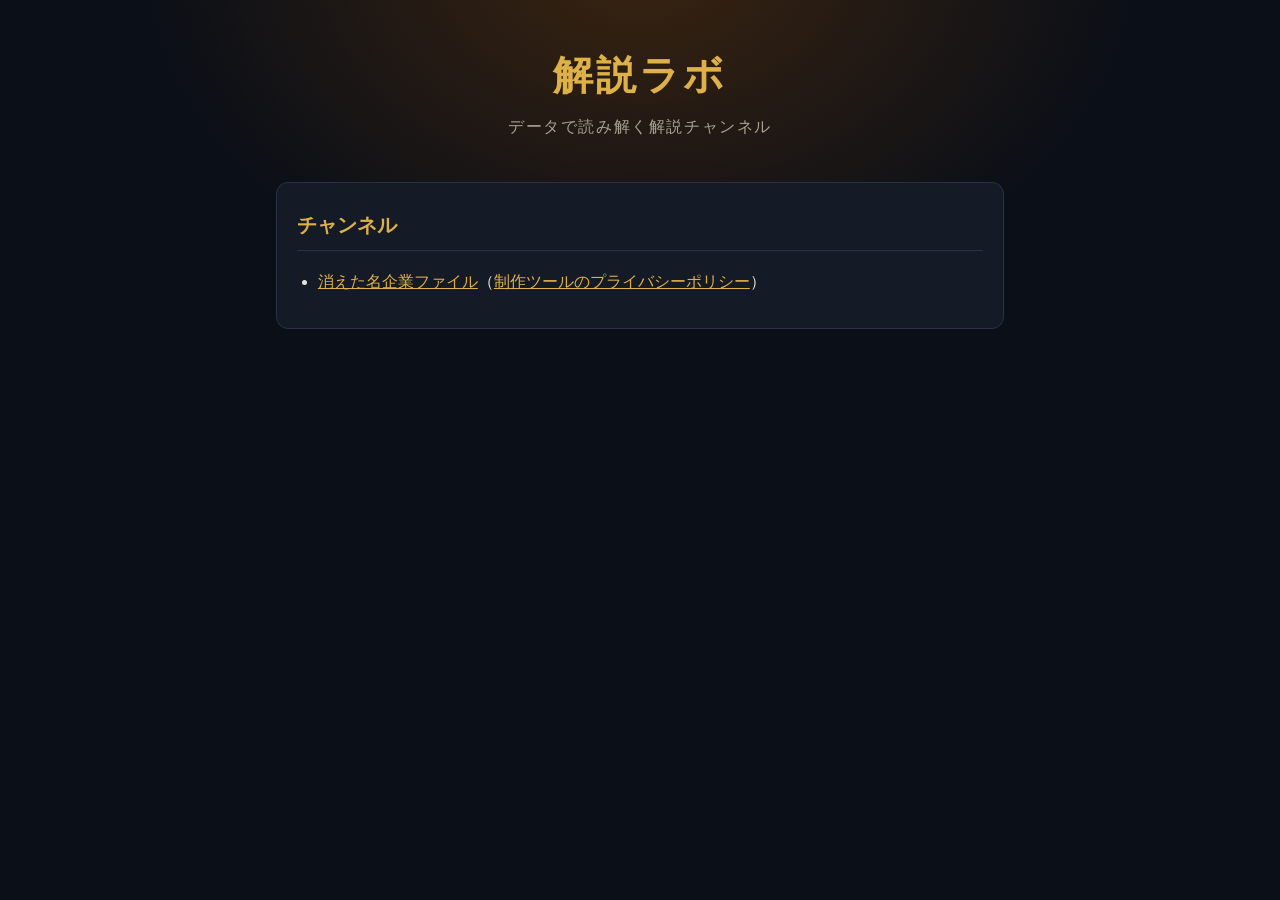
<file: index.html>
<!doctype html>
<html lang="ja">
<head>
<meta charset="utf-8">
<meta name="viewport" content="width=device-width, initial-scale=1">
<title>解説ラボ</title>
<meta name="description" content="データで読み解く解説チャンネルの案内です。">
<link rel="stylesheet" href="kieta/style.css">
</head>
<body>
<main>
  <header>
    <h1>解説ラボ</h1>
    <p class="tag">データで読み解く解説チャンネル</p>
  </header>
  <section>
    <h2>チャンネル</h2>
    <ul>
      <li><a href="kieta/">消えた名企業ファイル</a>（<a href="kieta/privacy.html">制作ツールのプライバシーポリシー</a>）</li>
    </ul>
  </section>
</main>
</body>
</html>
</file>
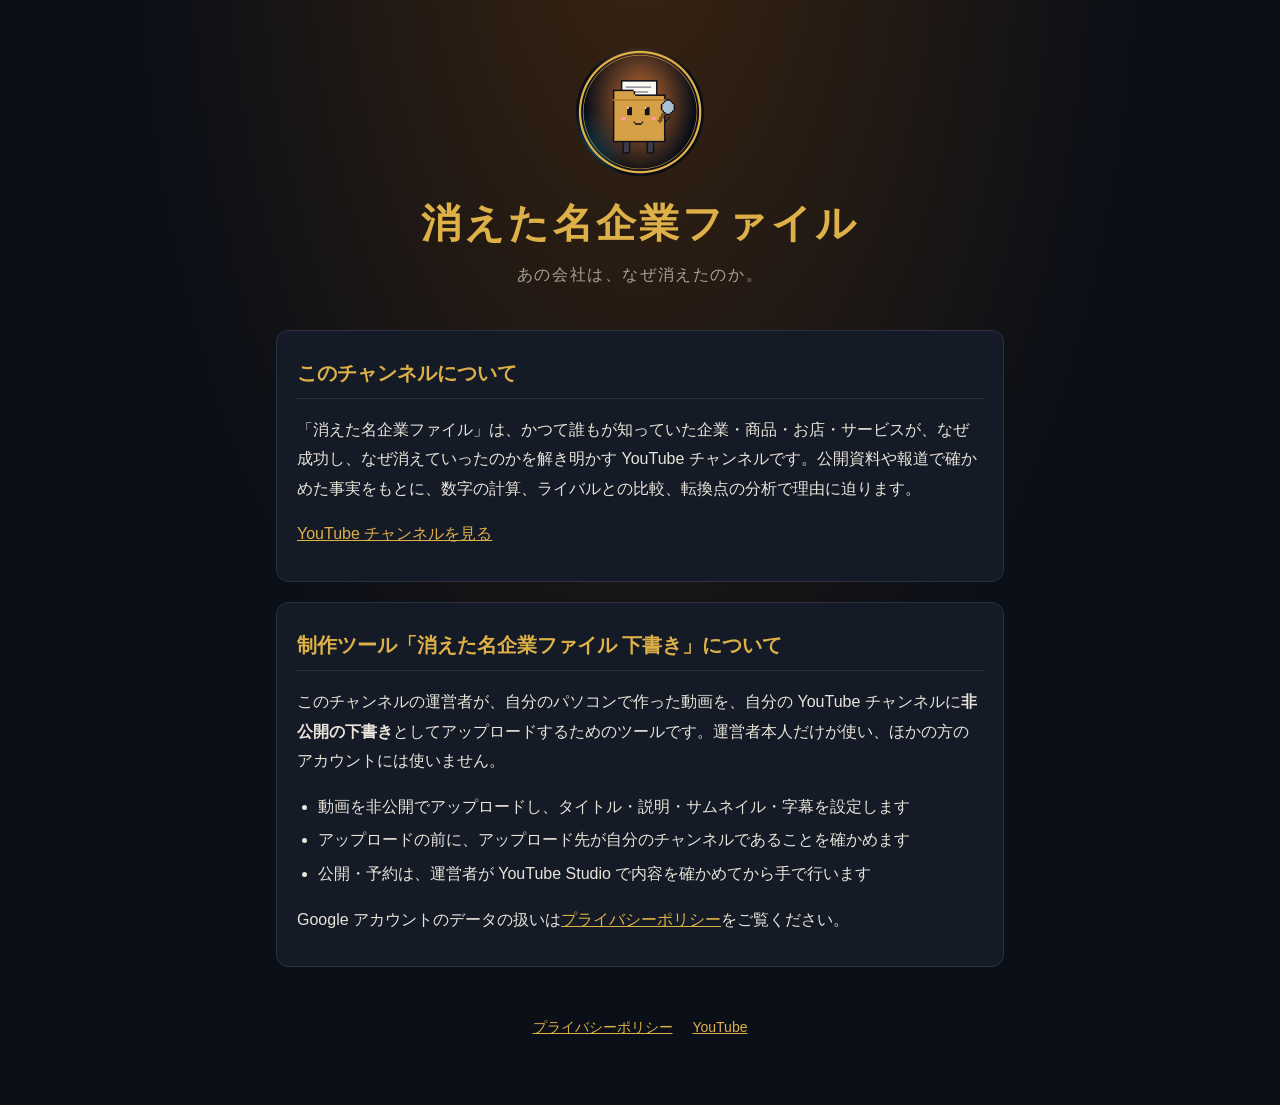
<file: kieta/index.html>
<!doctype html>
<html lang="ja">
<head>
<meta charset="utf-8">
<meta name="viewport" content="width=device-width, initial-scale=1">
<title>消えた名企業ファイル</title>
<meta name="description" content="YouTube チャンネル「消えた名企業ファイル」と、その動画を下書きとしてアップロードする制作ツールの案内です。">
<link rel="icon" href="icon.png">
<link rel="stylesheet" href="style.css">
</head>
<body>
<main>
  <header>
    <img src="icon.png" alt="消えた名企業ファイルのアイコン">
    <h1>消えた名企業ファイル</h1>
    <p class="tag">あの会社は、なぜ消えたのか。</p>
  </header>

  <section>
    <h2>このチャンネルについて</h2>
    <p>「消えた名企業ファイル」は、かつて誰もが知っていた企業・商品・お店・サービスが、なぜ成功し、なぜ消えていったのかを解き明かす YouTube チャンネルです。公開資料や報道で確かめた事実をもとに、数字の計算、ライバルとの比較、転換点の分析で理由に迫ります。</p>
    <p><a href="https://www.youtube.com/channel/UCRWDJiHDo6aIC3UpUU58BLQ">YouTube チャンネルを見る</a></p>
  </section>

  <section>
    <h2>制作ツール「消えた名企業ファイル 下書き」について</h2>
    <p>このチャンネルの運営者が、自分のパソコンで作った動画を、自分の YouTube チャンネルに<strong>非公開の下書き</strong>としてアップロードするためのツールです。運営者本人だけが使い、ほかの方のアカウントには使いません。</p>
    <ul>
      <li>動画を非公開でアップロードし、タイトル・説明・サムネイル・字幕を設定します</li>
      <li>アップロードの前に、アップロード先が自分のチャンネルであることを確かめます</li>
      <li>公開・予約は、運営者が YouTube Studio で内容を確かめてから手で行います</li>
    </ul>
    <p>Google アカウントのデータの扱いは<a href="privacy.html">プライバシーポリシー</a>をご覧ください。</p>
  </section>

  <footer>
    <a href="privacy.html">プライバシーポリシー</a>
    <a href="https://www.youtube.com/channel/UCRWDJiHDo6aIC3UpUU58BLQ">YouTube</a>
  </footer>
</main>
</body>
</html>
</file>
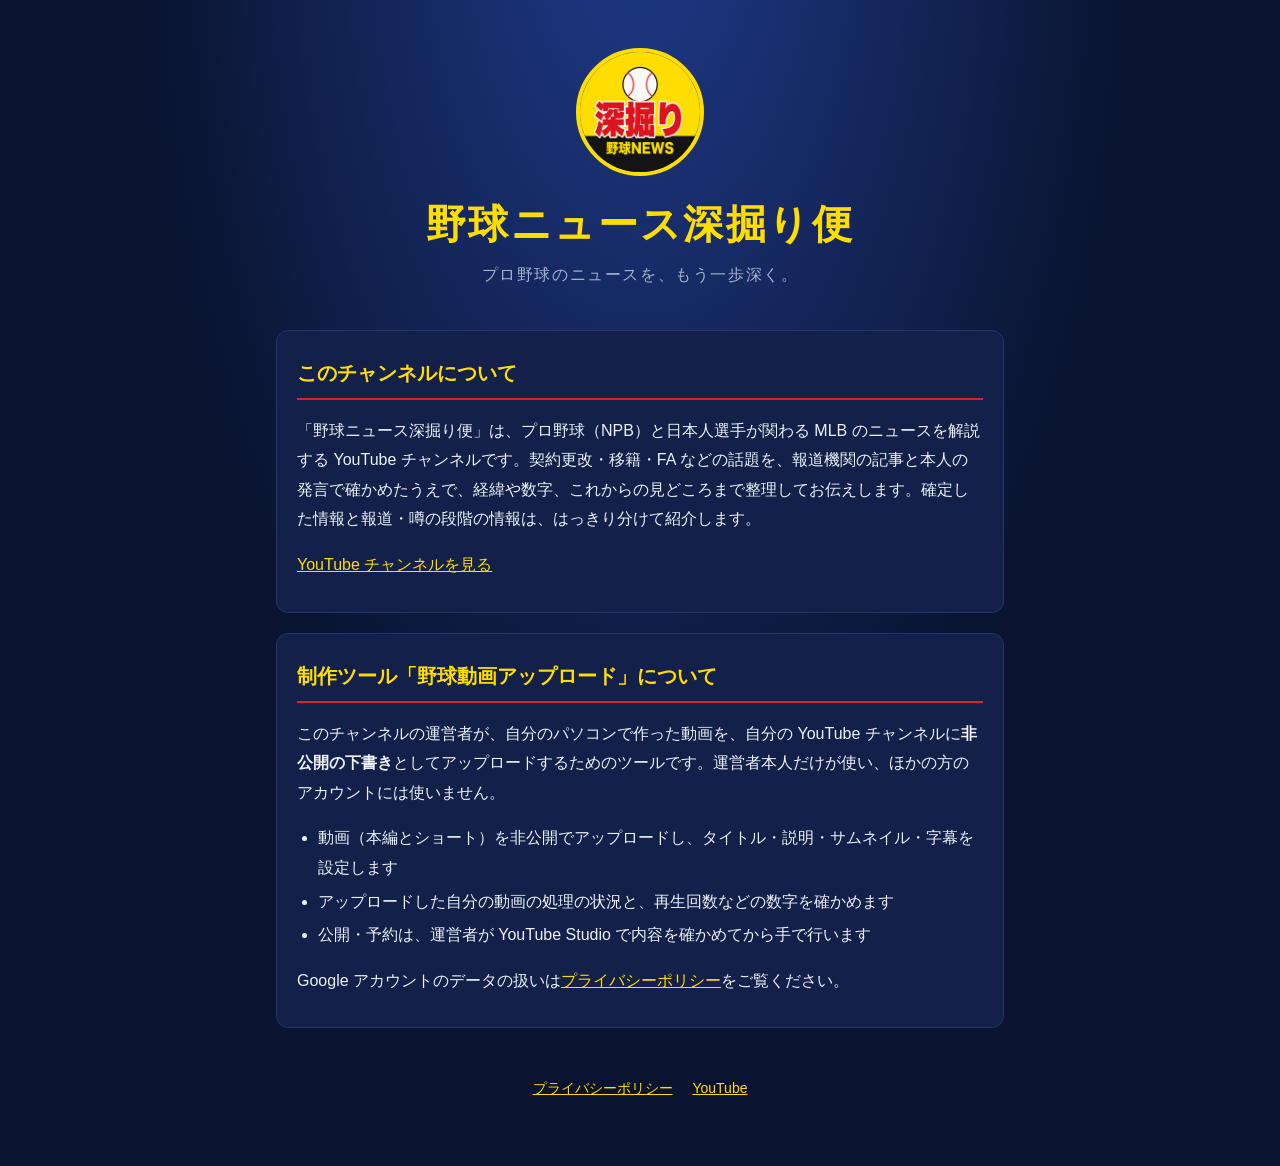
<file: yakyu/index.html>
<!doctype html>
<html lang="ja">
<head>
<meta charset="utf-8">
<meta name="viewport" content="width=device-width, initial-scale=1">
<title>野球ニュース深掘り便</title>
<meta name="description" content="YouTube チャンネル「野球ニュース深掘り便」と、その動画を下書きとしてアップロードする制作ツールの案内です。">
<link rel="icon" href="icon.png">
<link rel="stylesheet" href="style.css">
</head>
<body>
<main>
  <header>
    <img src="icon.png" alt="野球ニュース深掘り便のアイコン">
    <h1>野球ニュース深掘り便</h1>
    <p class="tag">プロ野球のニュースを、もう一歩深く。</p>
  </header>

  <section>
    <h2>このチャンネルについて</h2>
    <p>「野球ニュース深掘り便」は、プロ野球（NPB）と日本人選手が関わる MLB のニュースを解説する YouTube チャンネルです。契約更改・移籍・FA などの話題を、報道機関の記事と本人の発言で確かめたうえで、経緯や数字、これからの見どころまで整理してお伝えします。確定した情報と報道・噂の段階の情報は、はっきり分けて紹介します。</p>
    <p><a href="https://www.youtube.com/channel/UC3fTod5EPY8YIGA3iuJHqLw">YouTube チャンネルを見る</a></p>
  </section>

  <section>
    <h2>制作ツール「野球動画アップロード」について</h2>
    <p>このチャンネルの運営者が、自分のパソコンで作った動画を、自分の YouTube チャンネルに<strong>非公開の下書き</strong>としてアップロードするためのツールです。運営者本人だけが使い、ほかの方のアカウントには使いません。</p>
    <ul>
      <li>動画（本編とショート）を非公開でアップロードし、タイトル・説明・サムネイル・字幕を設定します</li>
      <li>アップロードした自分の動画の処理の状況と、再生回数などの数字を確かめます</li>
      <li>公開・予約は、運営者が YouTube Studio で内容を確かめてから手で行います</li>
    </ul>
    <p>Google アカウントのデータの扱いは<a href="privacy.html">プライバシーポリシー</a>をご覧ください。</p>
  </section>

  <footer>
    <a href="privacy.html">プライバシーポリシー</a>
    <a href="https://www.youtube.com/channel/UC3fTod5EPY8YIGA3iuJHqLw">YouTube</a>
  </footer>
</main>
</body>
</html>
</file>
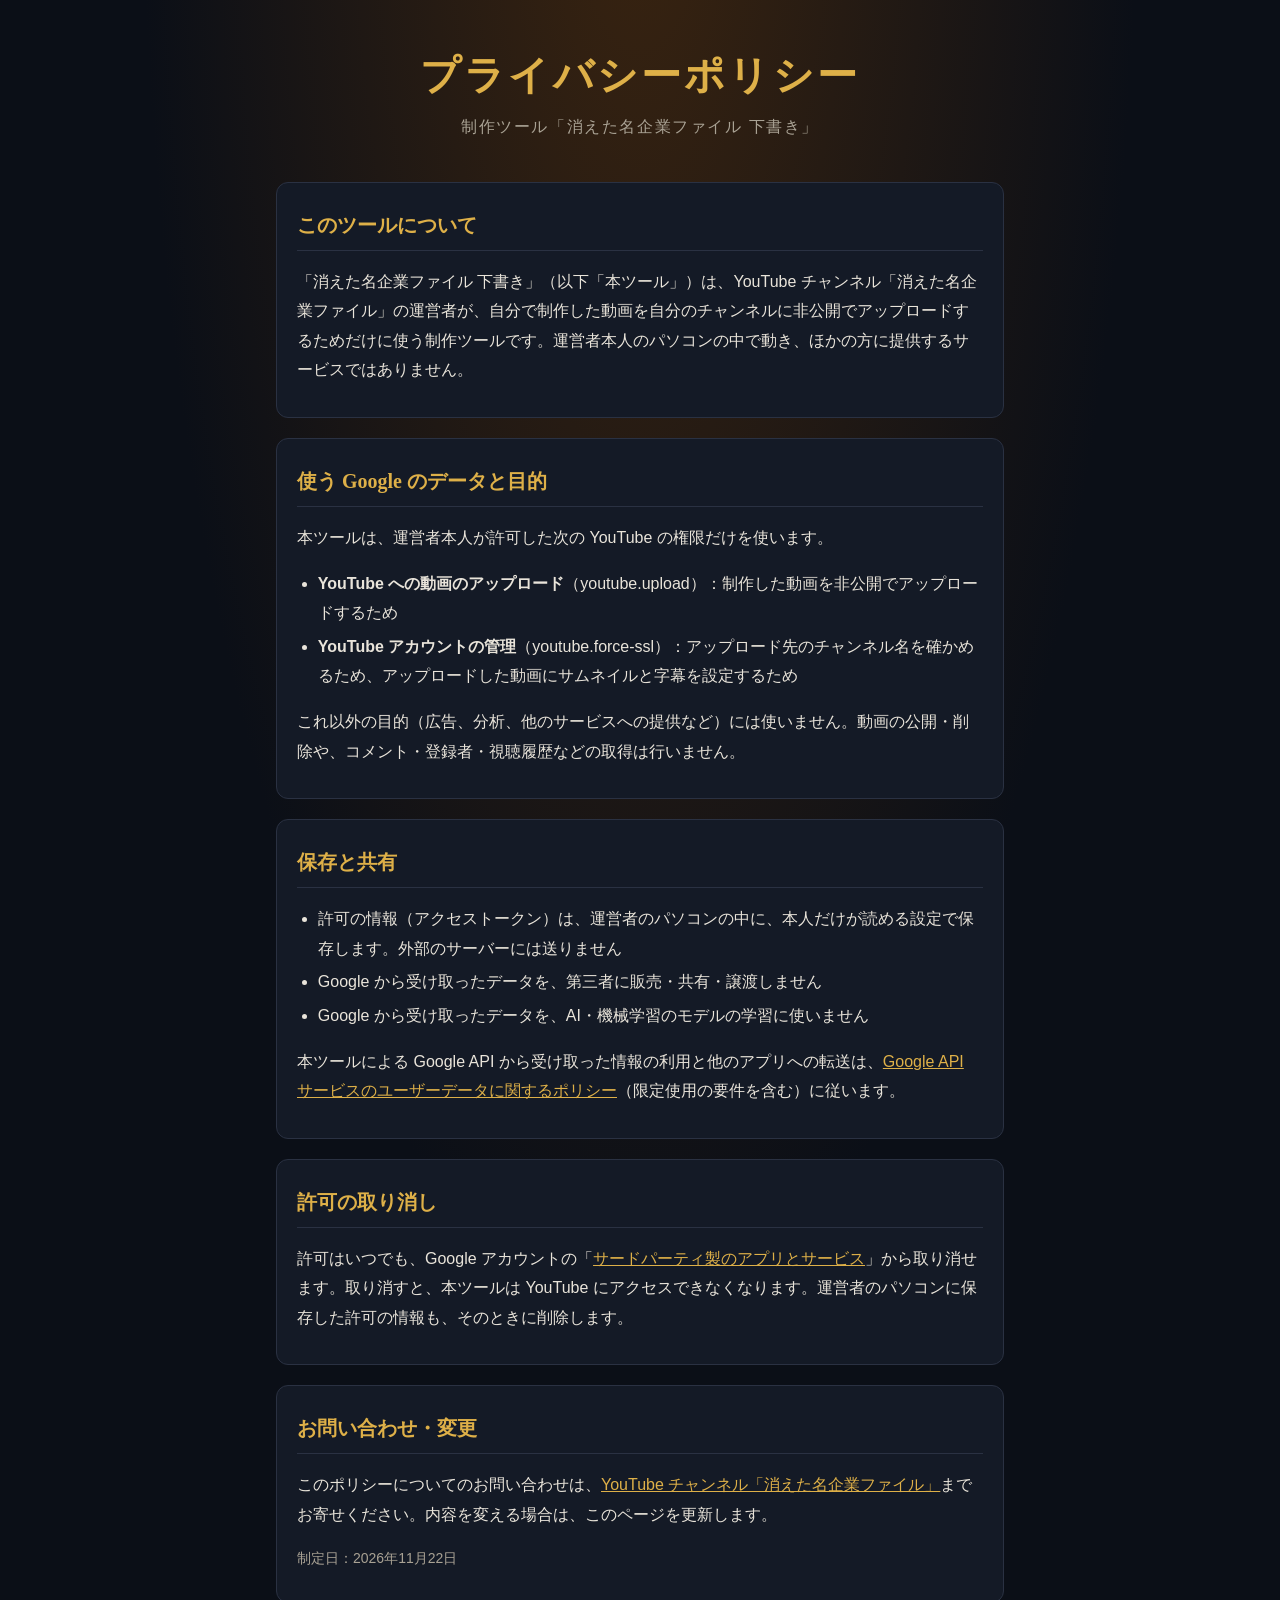
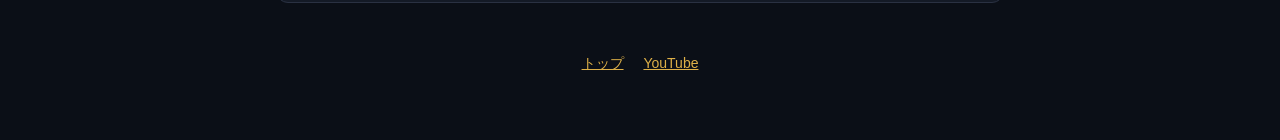
<file: kieta/privacy.html>
<!doctype html>
<html lang="ja">
<head>
<meta charset="utf-8">
<meta name="viewport" content="width=device-width, initial-scale=1">
<title>プライバシーポリシー</title>
<meta name="description" content="制作ツール「消えた名企業ファイル 下書き」のプライバシーポリシーです。">
<link rel="icon" href="icon.png">
<link rel="stylesheet" href="style.css">
</head>
<body>
<main>
  <header>
    <h1>プライバシーポリシー</h1>
    <p class="tag">制作ツール「消えた名企業ファイル 下書き」</p>
  </header>

  <section>
    <h2>このツールについて</h2>
    <p>「消えた名企業ファイル 下書き」（以下「本ツール」）は、YouTube チャンネル「消えた名企業ファイル」の運営者が、自分で制作した動画を自分のチャンネルに非公開でアップロードするためだけに使う制作ツールです。運営者本人のパソコンの中で動き、ほかの方に提供するサービスではありません。</p>
  </section>

  <section>
    <h2>使う Google のデータと目的</h2>
    <p>本ツールは、運営者本人が許可した次の YouTube の権限だけを使います。</p>
    <ul>
      <li><strong>YouTube への動画のアップロード</strong>（youtube.upload）：制作した動画を非公開でアップロードするため</li>
      <li><strong>YouTube アカウントの管理</strong>（youtube.force-ssl）：アップロード先のチャンネル名を確かめるため、アップロードした動画にサムネイルと字幕を設定するため</li>
    </ul>
    <p>これ以外の目的（広告、分析、他のサービスへの提供など）には使いません。動画の公開・削除や、コメント・登録者・視聴履歴などの取得は行いません。</p>
  </section>

  <section>
    <h2>保存と共有</h2>
    <ul>
      <li>許可の情報（アクセストークン）は、運営者のパソコンの中に、本人だけが読める設定で保存します。外部のサーバーには送りません</li>
      <li>Google から受け取ったデータを、第三者に販売・共有・譲渡しません</li>
      <li>Google から受け取ったデータを、AI・機械学習のモデルの学習に使いません</li>
    </ul>
    <p>本ツールによる Google API から受け取った情報の利用と他のアプリへの転送は、<a href="https://developers.google.com/terms/api-services-user-data-policy">Google API サービスのユーザーデータに関するポリシー</a>（限定使用の要件を含む）に従います。</p>
  </section>

  <section>
    <h2>許可の取り消し</h2>
    <p>許可はいつでも、Google アカウントの「<a href="https://myaccount.google.com/permissions">サードパーティ製のアプリとサービス</a>」から取り消せます。取り消すと、本ツールは YouTube にアクセスできなくなります。運営者のパソコンに保存した許可の情報も、そのときに削除します。</p>
  </section>

  <section>
    <h2>お問い合わせ・変更</h2>
    <p>このポリシーについてのお問い合わせは、<a href="https://www.youtube.com/channel/UCRWDJiHDo6aIC3UpUU58BLQ">YouTube チャンネル「消えた名企業ファイル」</a>までお寄せください。内容を変える場合は、このページを更新します。</p>
    <p class="small">制定日：2026年11月22日</p>
  </section>

  <footer>
    <a href="index.html">トップ</a>
    <a href="https://www.youtube.com/channel/UCRWDJiHDo6aIC3UpUU58BLQ">YouTube</a>
  </footer>
</main>
</body>
</html>
</file>
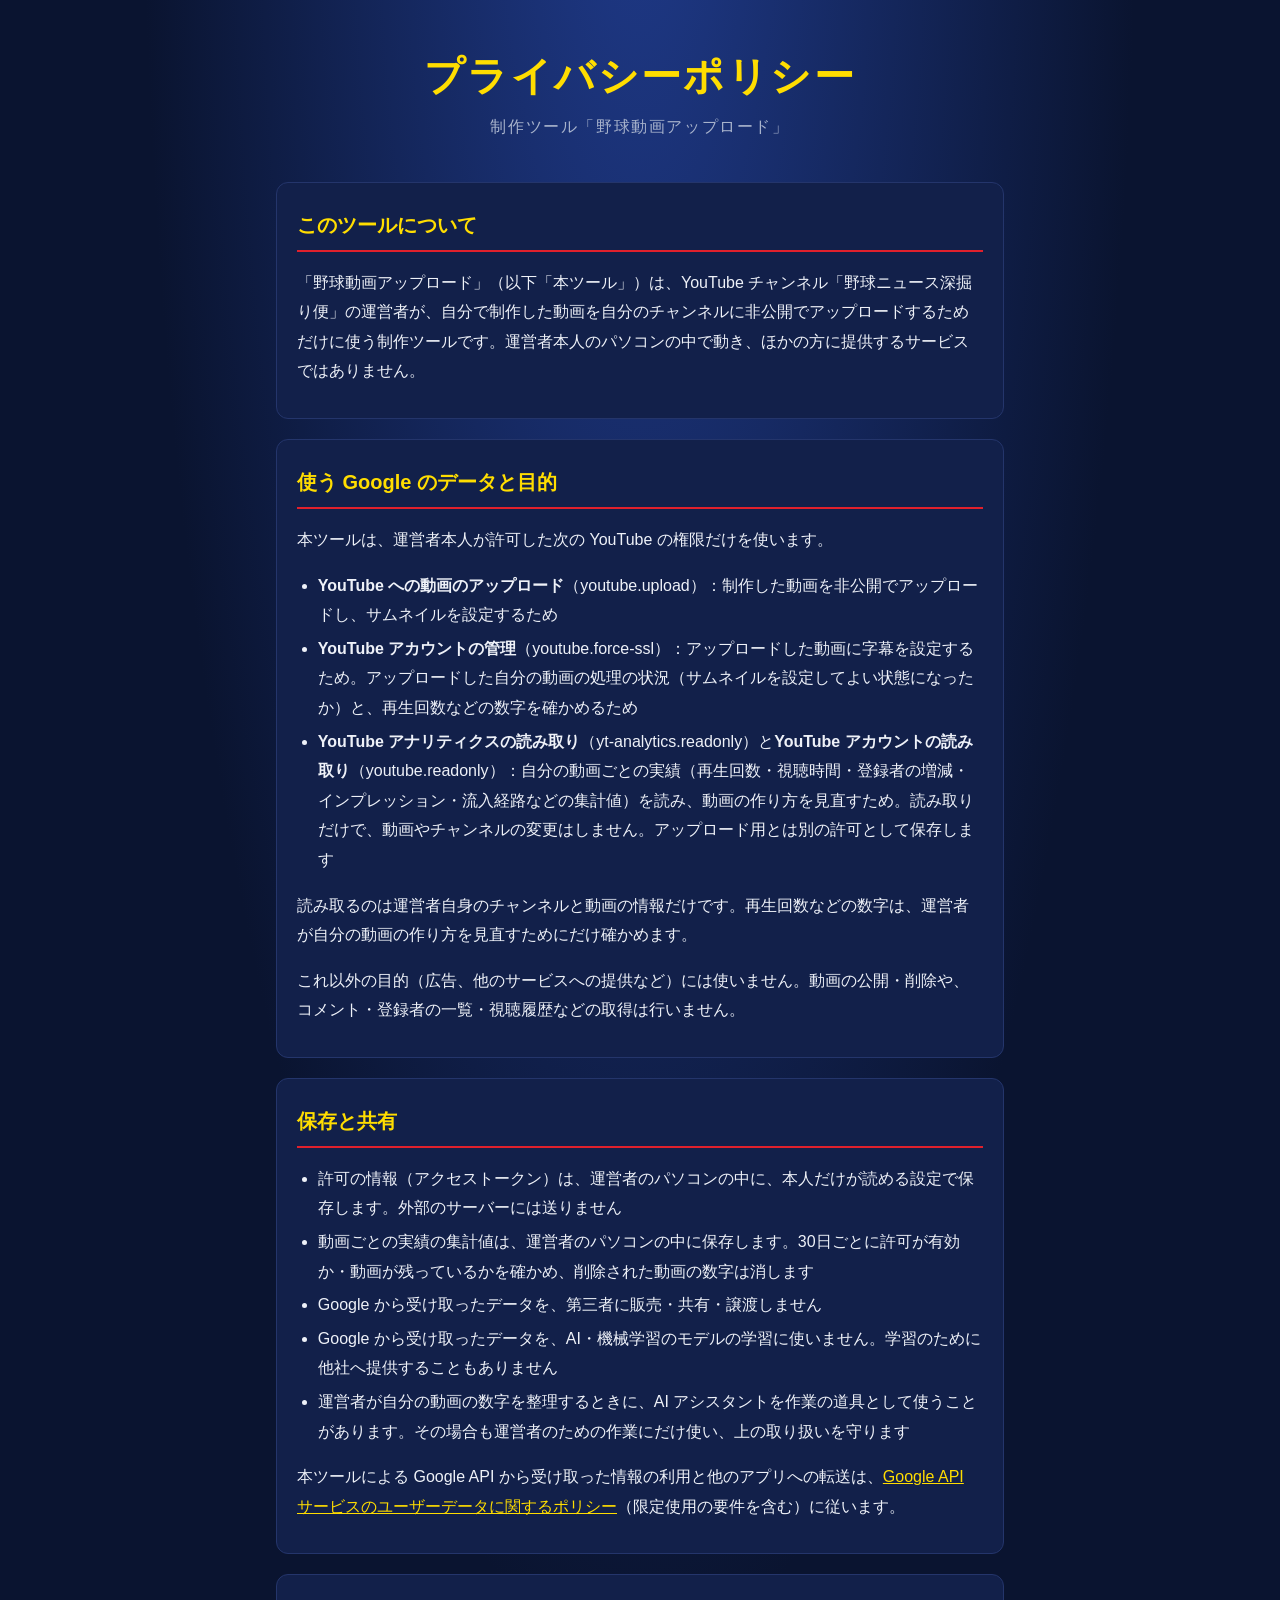
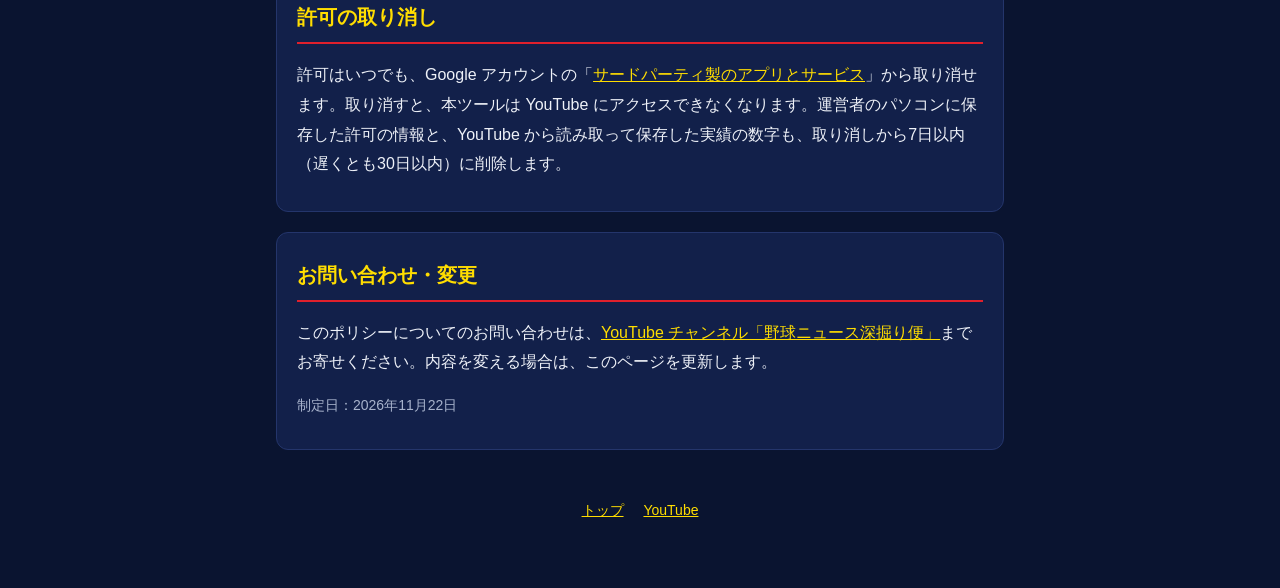
<file: yakyu/privacy.html>
<!doctype html>
<html lang="ja">
<head>
<meta charset="utf-8">
<meta name="viewport" content="width=device-width, initial-scale=1">
<title>プライバシーポリシー</title>
<meta name="description" content="制作ツール「野球動画アップロード」のプライバシーポリシーです。">
<link rel="icon" href="icon.png">
<link rel="stylesheet" href="style.css">
</head>
<body>
<main>
  <header>
    <h1>プライバシーポリシー</h1>
    <p class="tag">制作ツール「野球動画アップロード」</p>
  </header>

  <section>
    <h2>このツールについて</h2>
    <p>「野球動画アップロード」（以下「本ツール」）は、YouTube チャンネル「野球ニュース深掘り便」の運営者が、自分で制作した動画を自分のチャンネルに非公開でアップロードするためだけに使う制作ツールです。運営者本人のパソコンの中で動き、ほかの方に提供するサービスではありません。</p>
  </section>

  <section>
    <h2>使う Google のデータと目的</h2>
    <p>本ツールは、運営者本人が許可した次の YouTube の権限だけを使います。</p>
    <ul>
      <li><strong>YouTube への動画のアップロード</strong>（youtube.upload）：制作した動画を非公開でアップロードし、サムネイルを設定するため</li>
      <li><strong>YouTube アカウントの管理</strong>（youtube.force-ssl）：アップロードした動画に字幕を設定するため。アップロードした自分の動画の処理の状況（サムネイルを設定してよい状態になったか）と、再生回数などの数字を確かめるため</li>
      <li><strong>YouTube アナリティクスの読み取り</strong>（yt-analytics.readonly）と<strong>YouTube アカウントの読み取り</strong>（youtube.readonly）：自分の動画ごとの実績（再生回数・視聴時間・登録者の増減・インプレッション・流入経路などの集計値）を読み、動画の作り方を見直すため。読み取りだけで、動画やチャンネルの変更はしません。アップロード用とは別の許可として保存します</li>
    </ul>
    <p>読み取るのは運営者自身のチャンネルと動画の情報だけです。再生回数などの数字は、運営者が自分の動画の作り方を見直すためにだけ確かめます。</p>
    <p>これ以外の目的（広告、他のサービスへの提供など）には使いません。動画の公開・削除や、コメント・登録者の一覧・視聴履歴などの取得は行いません。</p>
  </section>

  <section>
    <h2>保存と共有</h2>
    <ul>
      <li>許可の情報（アクセストークン）は、運営者のパソコンの中に、本人だけが読める設定で保存します。外部のサーバーには送りません</li>
      <li>動画ごとの実績の集計値は、運営者のパソコンの中に保存します。30日ごとに許可が有効か・動画が残っているかを確かめ、削除された動画の数字は消します</li>
      <li>Google から受け取ったデータを、第三者に販売・共有・譲渡しません</li>
      <li>Google から受け取ったデータを、AI・機械学習のモデルの学習に使いません。学習のために他社へ提供することもありません</li>
      <li>運営者が自分の動画の数字を整理するときに、AI アシスタントを作業の道具として使うことがあります。その場合も運営者のための作業にだけ使い、上の取り扱いを守ります</li>
    </ul>
    <p>本ツールによる Google API から受け取った情報の利用と他のアプリへの転送は、<a href="https://developers.google.com/terms/api-services-user-data-policy">Google API サービスのユーザーデータに関するポリシー</a>（限定使用の要件を含む）に従います。</p>
  </section>

  <section>
    <h2>許可の取り消し</h2>
    <p>許可はいつでも、Google アカウントの「<a href="https://myaccount.google.com/permissions">サードパーティ製のアプリとサービス</a>」から取り消せます。取り消すと、本ツールは YouTube にアクセスできなくなります。運営者のパソコンに保存した許可の情報と、YouTube から読み取って保存した実績の数字も、取り消しから7日以内（遅くとも30日以内）に削除します。</p>
  </section>

  <section>
    <h2>お問い合わせ・変更</h2>
    <p>このポリシーについてのお問い合わせは、<a href="https://www.youtube.com/channel/UC3fTod5EPY8YIGA3iuJHqLw">YouTube チャンネル「野球ニュース深掘り便」</a>までお寄せください。内容を変える場合は、このページを更新します。</p>
    <p class="small">制定日：2026年11月22日</p>
  </section>

  <footer>
    <a href="index.html">トップ</a>
    <a href="https://www.youtube.com/channel/UC3fTod5EPY8YIGA3iuJHqLw">YouTube</a>
  </footer>
</main>
</body>
</html>
</file>
<file: kieta/style.css>
:root {
  --bg: #0b0f17;
  --panel: #141a26;
  --text: #e9e4da;
  --muted: #a9a294;
  --gold: #deb048;
  --line: #2a3142;
  color-scheme: dark;
}
* { box-sizing: border-box; }
html { -webkit-text-size-adjust: 100%; }
body {
  margin: 0;
  background: radial-gradient(ellipse at 50% -10%, #3a2410 0%, var(--bg) 55%) no-repeat, var(--bg);
  color: var(--text);
  font-family: "Hiragino Sans", "Hiragino Kaku Gothic ProN", "Noto Sans JP", "Yu Gothic", sans-serif;
  line-height: 1.85;
  font-size: 16px;
}
main { max-width: 760px; margin: 0 auto; padding: 48px 16px 64px; }
header { text-align: center; margin-bottom: 40px; }
header img { width: 128px; height: 128px; border-radius: 50%; display: block; margin: 0 auto 20px; }
h1, h2 { font-family: "Hiragino Mincho ProN", "Yu Mincho", "Noto Serif JP", serif; font-weight: 600; }
h1 { color: var(--gold); font-size: clamp(28px, 7vw, 40px); letter-spacing: .08em; margin: 0; line-height: 1.4; }
.tag { color: var(--muted); margin: 8px 0 0; letter-spacing: .1em; }
h2 { font-size: 20px; color: var(--gold); border-bottom: 1px solid var(--line); padding-bottom: 6px; margin: 20px 0 12px; }
section { background: var(--panel); border: 1px solid var(--line); border-radius: 12px; padding: 4px 20px 16px; margin: 20px 0; }
a { color: var(--gold); overflow-wrap: anywhere; }
ul { padding-left: 1.3em; }
li { margin: 4px 0; }
.small { color: var(--muted); font-size: 14px; }
footer { text-align: center; color: var(--muted); font-size: 14px; margin-top: 48px; }
footer a { margin: 0 8px; }
</file>
<file: yakyu/style.css>
:root {
  --bg: #0a1430;
  --panel: #12204a;
  --text: #eef1f8;
  --muted: #a8b3cc;
  --yellow: #ffdd00;
  --red: #e0202c;
  --line: #24356b;
  color-scheme: dark;
}
* { box-sizing: border-box; }
html { -webkit-text-size-adjust: 100%; }
body {
  margin: 0;
  background: radial-gradient(ellipse at 50% -10%, #1f3a8a 0%, var(--bg) 55%) no-repeat, var(--bg);
  color: var(--text);
  font-family: "Hiragino Sans", "Hiragino Kaku Gothic ProN", "Noto Sans JP", "Yu Gothic", sans-serif;
  line-height: 1.85;
  font-size: 16px;
}
main { max-width: 760px; margin: 0 auto; padding: 48px 16px 64px; }
header { text-align: center; margin-bottom: 40px; }
header img { width: 128px; height: 128px; border-radius: 50%; display: block; margin: 0 auto 20px; border: 4px solid var(--yellow); }
h1, h2 { font-weight: 800; }
h1 { color: var(--yellow); font-size: clamp(28px, 7vw, 40px); letter-spacing: .06em; margin: 0; line-height: 1.4; }
.tag { color: var(--muted); margin: 8px 0 0; letter-spacing: .1em; }
h2 { font-size: 20px; color: var(--yellow); border-bottom: 2px solid var(--red); padding-bottom: 6px; margin: 20px 0 12px; }
section { background: var(--panel); border: 1px solid var(--line); border-radius: 12px; padding: 4px 20px 16px; margin: 20px 0; }
a { color: var(--yellow); overflow-wrap: anywhere; }
ul { padding-left: 1.3em; }
li { margin: 4px 0; }
.small { color: var(--muted); font-size: 14px; }
footer { text-align: center; color: var(--muted); font-size: 14px; margin-top: 48px; }
footer a { margin: 0 8px; }
</file>
